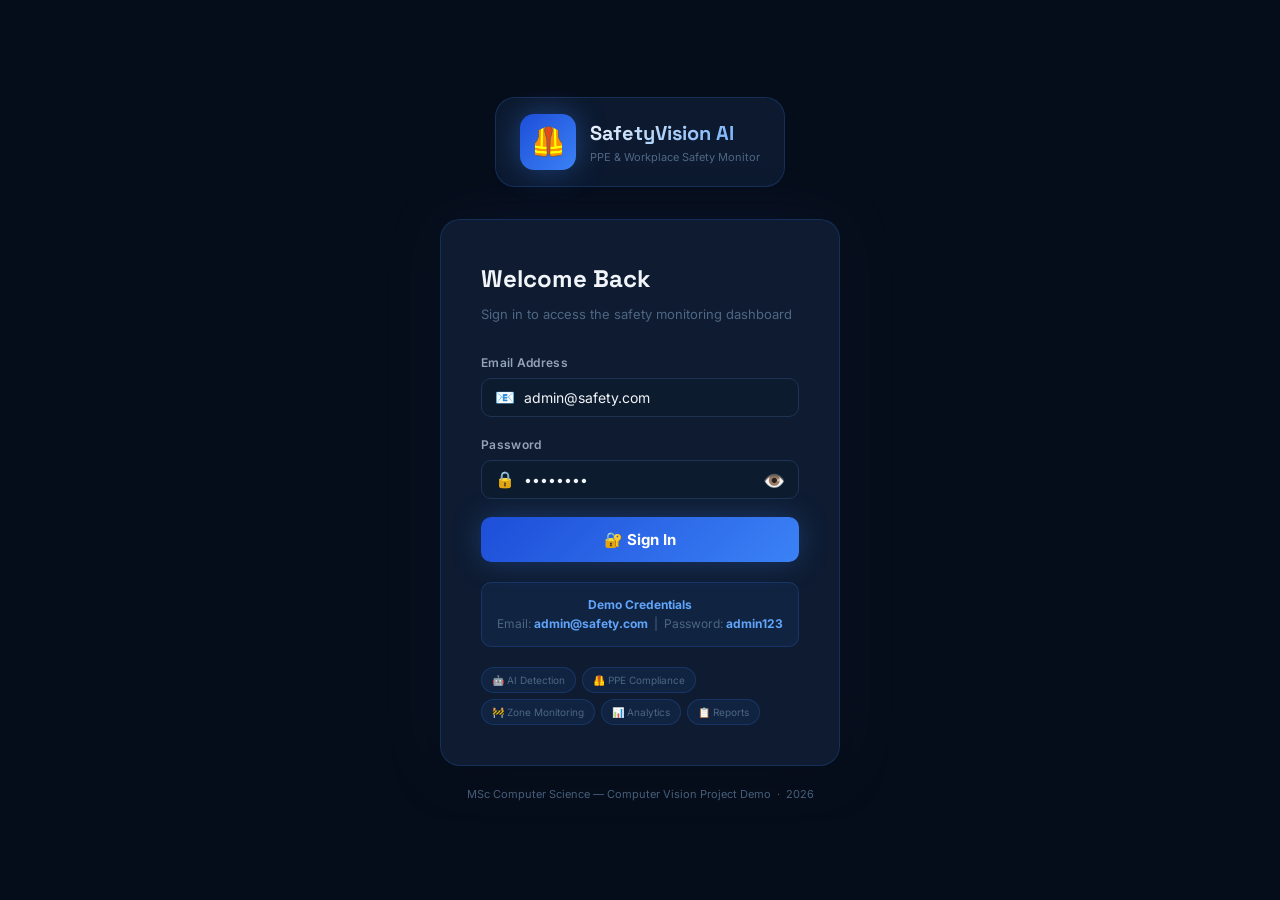
<file: frontend/index.html>
<!DOCTYPE html>
<html lang="en">
<head>
  <meta charset="UTF-8"/>
  <meta name="viewport" content="width=device-width, initial-scale=1.0"/>
  <title>Login — AI Workplace Safety & PPE Monitoring</title>
  <meta name="description" content="Secure login for the AI Workplace Safety and PPE Monitoring platform for construction and industrial sites."/>
  <link rel="stylesheet" href="css/styles.css"/>
  <style>
    .login-input-group { position: relative; }
    .login-input-group .input-icon {
      position: absolute; left: 14px; top: 50%; transform: translateY(-50%);
      font-size: 16px; pointer-events: none;
    }
    .login-input-group .form-input { padding-left: 42px; }
    .password-toggle {
      position: absolute; right: 14px; top: 50%; transform: translateY(-50%);
      background: none; border: none; color: var(--text-muted); cursor: pointer;
      font-size: 18px; transition: color var(--duration);
    }
    .password-toggle:hover { color: var(--text-primary); }
    .login-btn {
      width: 100%;
      padding: 13px;
      background: linear-gradient(135deg, #1d4ed8, #3b82f6);
      color: #fff;
      border: none;
      border-radius: var(--radius-md);
      font-size: 15px;
      font-weight: 700;
      font-family: inherit;
      cursor: pointer;
      transition: all var(--duration);
      box-shadow: 0 0 30px rgba(59,130,246,0.3);
      margin-top: 8px;
      display: flex; align-items: center; justify-content: center; gap: 8px;
    }
    .login-btn:hover { transform: translateY(-1px); box-shadow: 0 0 40px rgba(59,130,246,0.5); }
    .login-btn:active { transform: translateY(0); }
    .login-btn:disabled { opacity: 0.6; cursor: not-allowed; transform: none; }
    .particles {
      position: fixed; inset: 0; pointer-events: none; z-index: 0;
    }
    .particle {
      position: absolute;
      width: 2px; height: 2px;
      background: rgba(59, 130, 246, 0.6);
      border-radius: 50%;
      animation: float linear infinite;
    }
    @keyframes float {
      0%   { transform: translateY(100vh) scale(0); opacity: 0; }
      10%  { opacity: 1; }
      90%  { opacity: 1; }
      100% { transform: translateY(-20px) scale(1); opacity: 0; }
    }
    .feature-tags {
      display: flex; flex-wrap: wrap; gap: 6px; margin-top: 20px;
    }
    .feature-tag {
      padding: 4px 10px;
      background: rgba(59,130,246,0.08);
      border: 1px solid rgba(59,130,246,0.2);
      border-radius: var(--radius-full);
      font-size: 10px;
      color: var(--text-muted);
    }
  </style>
</head>
<body>
  <div class="particles" id="particles"></div>
  <div class="login-bg-grid"></div>
  <div class="login-bg-glow"></div>

  <div class="login-page">
    <div class="login-container">

      <!-- Logo -->
      <div style="text-align:center; margin-bottom: 32px;">
        <div style="display:inline-flex; align-items:center; gap:14px; padding: 16px 24px;
             background: rgba(17,32,56,0.7); border-radius:var(--radius-xl);
             border: 1px solid rgba(59,130,246,0.2);">
          <div style="width:56px;height:56px;background:linear-gradient(135deg,#1d4ed8,#3b82f6);
               border-radius:var(--radius-lg);display:flex;align-items:center;justify-content:center;
               font-size:28px;box-shadow:0 0 30px rgba(59,130,246,0.4);">🦺</div>
          <div style="text-align:left;">
            <div style="font-family:'Space Grotesk',sans-serif;font-size:20px;font-weight:800;
                 background:linear-gradient(135deg,#f1f5f9,#60a5fa);-webkit-background-clip:text;
                 -webkit-text-fill-color:transparent;">SafetyVision AI</div>
            <div style="font-size:11px;color:var(--text-muted);">PPE & Workplace Safety Monitor</div>
          </div>
        </div>
      </div>

      <!-- Card -->
      <div class="login-card">
        <h1 class="login-title">Welcome Back</h1>
        <p class="login-subtitle">Sign in to access the safety monitoring dashboard</p>

        <div class="login-error" id="login-error">
          ❌ Invalid email or password. Please try again.
        </div>

        <form id="login-form" autocomplete="off">
          <div class="form-group">
            <label class="form-label" for="email">Email Address</label>
            <div class="login-input-group">
              <span class="input-icon">📧</span>
              <input type="email" id="email" class="form-input"
                     placeholder="admin@safety.com"
                     value="admin@safety.com" required autocomplete="email"/>
            </div>
          </div>
          <div class="form-group">
            <label class="form-label" for="password">Password</label>
            <div class="login-input-group">
              <span class="input-icon">🔒</span>
              <input type="password" id="password" class="form-input"
                     placeholder="Enter your password"
                     value="admin123" required autocomplete="current-password"/>
              <button type="button" class="password-toggle" id="pw-toggle" title="Toggle password">👁️</button>
            </div>
          </div>

          <button type="submit" class="login-btn" id="login-btn">
            <span id="btn-text">🔐 Sign In</span>
            <span id="btn-spinner" class="loading-spinner" style="width:20px;height:20px;display:none;"></span>
          </button>
        </form>

        <div class="login-demo-creds">
          <strong>Demo Credentials</strong><br/>
          Email: <strong>admin@safety.com</strong> &nbsp;|&nbsp; Password: <strong>admin123</strong>
        </div>

        <div class="feature-tags">
          <span class="feature-tag">🤖 AI Detection</span>
          <span class="feature-tag">🦺 PPE Compliance</span>
          <span class="feature-tag">🚧 Zone Monitoring</span>
          <span class="feature-tag">📊 Analytics</span>
          <span class="feature-tag">📋 Reports</span>
        </div>
      </div>

      <p style="text-align:center;font-size:11px;color:var(--text-muted);margin-top:20px;">
        MSc Computer Science — Computer Vision Project Demo &nbsp;·&nbsp; 2026
      </p>
    </div>
  </div>

  <script src="js/app.js"></script>
  <script>
    // Redirect if already logged in
    if (getToken()) window.location.href = 'dashboard.html';

    // Floating particles
    const particleContainer = document.getElementById('particles');
    for (let i = 0; i < 20; i++) {
      const p = document.createElement('div');
      p.className = 'particle';
      p.style.left = Math.random() * 100 + 'vw';
      p.style.animationDuration = (8 + Math.random() * 12) + 's';
      p.style.animationDelay = (-Math.random() * 20) + 's';
      p.style.width = p.style.height = (1 + Math.random() * 3) + 'px';
      particleContainer.appendChild(p);
    }

    // Password toggle
    document.getElementById('pw-toggle').addEventListener('click', function() {
      const pw = document.getElementById('password');
      pw.type = pw.type === 'password' ? 'text' : 'password';
      this.textContent = pw.type === 'password' ? '👁️' : '🙈';
    });

    // Login form
    document.getElementById('login-form').addEventListener('submit', async (e) => {
      e.preventDefault();
      const btn = document.getElementById('login-btn');
      const btnText = document.getElementById('btn-text');
      const spinner = document.getElementById('btn-spinner');
      const errorEl = document.getElementById('login-error');

      btn.disabled = true;
      btnText.textContent = 'Signing in...';
      spinner.style.display = 'block';
      errorEl.style.display = 'none';

      const email = document.getElementById('email').value;
      const password = document.getElementById('password').value;

      try {
        const res = await fetch(`${API_BASE}/api/auth/login`, {
          method: 'POST',
          headers: { 'Content-Type': 'application/json' },
          body: JSON.stringify({ email, password }),
        });

        if (res.ok) {
          const data = await res.json();
          setToken(data.access_token);
          setUser(data.user);
          showToast('Welcome back!', `Logged in as ${data.user.full_name}`, 'success', 2000);
          setTimeout(() => window.location.href = 'dashboard.html', 500);
        } else {
          const err = await res.json().catch(() => ({}));
          errorEl.textContent = '❌ ' + (err.detail || 'Invalid credentials. Please try again.');
          errorEl.style.display = 'block';
        }
      } catch (err) {
        errorEl.textContent = '❌ Cannot connect to server. Make sure the backend is running on port 8000.';
        errorEl.style.display = 'block';
      } finally {
        btn.disabled = false;
        btnText.textContent = '🔐 Sign In';
        spinner.style.display = 'none';
      }
    });
  </script>
</body>
</html>
</file>
<file: frontend/css/styles.css>
/* ═══════════════════════════════════════════════════════
   AI Safety Monitor — Global Design System
   Dark industrial theme with glassmorphism accents
═══════════════════════════════════════════════════════ */

@import url('https://fonts.googleapis.com/css2?family=Inter:wght@300;400;500;600;700;800;900&family=Space+Grotesk:wght@400;500;600;700&display=swap');

/* ── CSS Custom Properties ─────────────────────────── */
:root {
  /* Backgrounds */
  --bg-base:       #060d1a;
  --bg-surface:    #0d1b2e;
  --bg-card:       #112038;
  --bg-card-hover: #162840;
  --bg-elevated:   #1a2e48;
  --bg-input:      #0d1b2e;

  /* Borders */
  --border:        #1e3453;
  --border-focus:  #3b82f6;
  --border-subtle: #152b46;

  /* Accent colors */
  --blue:          #3b82f6;
  --blue-light:    #60a5fa;
  --blue-glow:     rgba(59, 130, 246, 0.25);
  --indigo:        #6366f1;

  /* Semantic colors */
  --safe:          #22c55e;
  --safe-bg:       rgba(34, 197, 94, 0.12);
  --safe-border:   rgba(34, 197, 94, 0.30);
  --warning:       #f59e0b;
  --warning-bg:    rgba(245, 158, 11, 0.12);
  --warning-border:rgba(245, 158, 11, 0.30);
  --danger:        #ef4444;
  --danger-bg:     rgba(239, 68, 68, 0.12);
  --danger-border: rgba(239, 68, 68, 0.30);
  --critical:      #dc2626;
  --purple:        #a855f7;
  --purple-bg:     rgba(168, 85, 247, 0.12);
  --cyan:          #06b6d4;

  /* Text */
  --text-primary:   #f1f5f9;
  --text-secondary: #94a3b8;
  --text-muted:     #4e6784;
  --text-accent:    #60a5fa;

  /* Sidebar */
  --sidebar-w:     260px;
  --sidebar-bg:    #07111f;
  --sidebar-border:#111f33;

  /* Shadows */
  --shadow-sm:  0 2px 8px rgba(0,0,0,0.4);
  --shadow-md:  0 4px 20px rgba(0,0,0,0.5);
  --shadow-lg:  0 8px 40px rgba(0,0,0,0.6);
  --shadow-blue:0 0 30px rgba(59,130,246,0.15);

  /* Border radius */
  --radius-sm:  6px;
  --radius-md:  10px;
  --radius-lg:  14px;
  --radius-xl:  20px;
  --radius-full:9999px;

  /* Transitions */
  --ease:       cubic-bezier(0.4, 0, 0.2, 1);
  --duration:   200ms;
}

/* ── Reset ─────────────────────────────────────────── */
*, *::before, *::after { box-sizing: border-box; margin: 0; padding: 0; }
html { scroll-behavior: smooth; }
body {
  font-family: 'Inter', system-ui, sans-serif;
  font-size: 14px;
  line-height: 1.6;
  color: var(--text-primary);
  background: var(--bg-base);
  min-height: 100vh;
  -webkit-font-smoothing: antialiased;
}
a { color: var(--blue-light); text-decoration: none; }
a:hover { color: var(--blue); }
img, video { max-width: 100%; }
button { cursor: pointer; font-family: inherit; }
input, select, textarea { font-family: inherit; }

/* ── Scrollbar ─────────────────────────────────────── */
::-webkit-scrollbar { width: 6px; height: 6px; }
::-webkit-scrollbar-track { background: var(--bg-base); }
::-webkit-scrollbar-thumb { background: var(--border); border-radius: 3px; }
::-webkit-scrollbar-thumb:hover { background: var(--text-muted); }

/* ═══════════════════════════════════════════════════════
   APP LAYOUT
═══════════════════════════════════════════════════════ */

.app-layout {
  display: flex;
  min-height: 100vh;
}

/* ── Sidebar ───────────────────────────────────────── */
.sidebar {
  width: var(--sidebar-w);
  min-height: 100vh;
  background: var(--sidebar-bg);
  border-right: 1px solid var(--sidebar-border);
  display: flex;
  flex-direction: column;
  position: fixed;
  top: 0; left: 0;
  z-index: 100;
  transition: transform var(--duration) var(--ease);
}

.sidebar-logo {
  padding: 24px 20px 20px;
  border-bottom: 1px solid var(--sidebar-border);
  display: flex;
  align-items: center;
  gap: 12px;
}

.sidebar-logo .logo-icon {
  width: 40px; height: 40px;
  background: linear-gradient(135deg, #1d4ed8, #3b82f6);
  border-radius: var(--radius-md);
  display: flex; align-items: center; justify-content: center;
  font-size: 20px;
  flex-shrink: 0;
  box-shadow: 0 0 20px rgba(59,130,246,0.3);
}

.sidebar-logo .brand { line-height: 1.2; }
.sidebar-logo .brand-name {
  font-family: 'Space Grotesk', sans-serif;
  font-size: 13px;
  font-weight: 700;
  color: var(--text-primary);
  letter-spacing: 0.5px;
}
.sidebar-logo .brand-sub {
  font-size: 10px;
  color: var(--text-muted);
  letter-spacing: 0.3px;
}

/* Demo badge in sidebar */
.demo-badge-sidebar {
  margin: 12px 16px;
  padding: 6px 10px;
  background: rgba(245, 158, 11, 0.1);
  border: 1px solid rgba(245, 158, 11, 0.3);
  border-radius: var(--radius-sm);
  font-size: 10px;
  color: var(--warning);
  text-align: center;
  letter-spacing: 0.5px;
  font-weight: 600;
}

.sidebar-nav {
  flex: 1;
  padding: 12px 0;
  overflow-y: auto;
}

.nav-section-label {
  font-size: 10px;
  font-weight: 600;
  letter-spacing: 1px;
  color: var(--text-muted);
  text-transform: uppercase;
  padding: 16px 20px 6px;
}

.nav-item {
  display: flex;
  align-items: center;
  gap: 12px;
  padding: 10px 20px;
  color: var(--text-secondary);
  font-size: 13px;
  font-weight: 500;
  border-radius: 0;
  transition: all var(--duration) var(--ease);
  cursor: pointer;
  text-decoration: none;
  position: relative;
  margin: 1px 10px;
  border-radius: var(--radius-md);
}

.nav-item:hover {
  color: var(--text-primary);
  background: rgba(59, 130, 246, 0.08);
}

.nav-item.active {
  color: var(--blue-light);
  background: rgba(59, 130, 246, 0.15);
}
.nav-item.active::before {
  content: '';
  position: absolute;
  left: 0; top: 50%;
  transform: translateY(-50%);
  width: 3px; height: 20px;
  background: var(--blue);
  border-radius: 0 2px 2px 0;
  margin-left: -10px;
}

.nav-item .nav-icon {
  width: 20px; height: 20px;
  flex-shrink: 0;
  opacity: 0.7;
}
.nav-item.active .nav-icon,
.nav-item:hover .nav-icon { opacity: 1; }

.nav-item .nav-badge {
  margin-left: auto;
  padding: 2px 7px;
  background: var(--danger);
  color: #fff;
  border-radius: var(--radius-full);
  font-size: 10px;
  font-weight: 700;
  min-width: 20px;
  text-align: center;
}

.sidebar-footer {
  padding: 16px;
  border-top: 1px solid var(--sidebar-border);
}

.sidebar-user {
  display: flex;
  align-items: center;
  gap: 10px;
  padding: 10px 12px;
  border-radius: var(--radius-md);
  background: var(--bg-card);
  cursor: pointer;
  transition: background var(--duration);
}
.sidebar-user:hover { background: var(--bg-elevated); }

.user-avatar {
  width: 34px; height: 34px;
  border-radius: var(--radius-full);
  background: linear-gradient(135deg, #1d4ed8, #7c3aed);
  display: flex; align-items: center; justify-content: center;
  font-size: 14px;
  font-weight: 700;
  color: #fff;
  flex-shrink: 0;
}

.user-info .user-name {
  font-size: 12px;
  font-weight: 600;
  color: var(--text-primary);
}
.user-info .user-role {
  font-size: 10px;
  color: var(--text-muted);
}

/* ── Main Content ──────────────────────────────────── */
.main-content {
  flex: 1;
  margin-left: var(--sidebar-w);
  min-height: 100vh;
  display: flex;
  flex-direction: column;
}

/* ── Top Navbar ────────────────────────────────────── */
.topbar {
  position: sticky;
  top: 0;
  z-index: 50;
  height: 64px;
  background: rgba(6, 13, 26, 0.9);
  backdrop-filter: blur(12px);
  border-bottom: 1px solid var(--border-subtle);
  display: flex;
  align-items: center;
  padding: 0 28px;
  gap: 16px;
}

.topbar-left { flex: 1; }
.topbar-title {
  font-family: 'Space Grotesk', sans-serif;
  font-size: 18px;
  font-weight: 700;
  color: var(--text-primary);
}
.topbar-subtitle {
  font-size: 12px;
  color: var(--text-muted);
}

.topbar-right {
  display: flex;
  align-items: center;
  gap: 12px;
}

.topbar-btn {
  width: 38px; height: 38px;
  border-radius: var(--radius-md);
  background: var(--bg-card);
  border: 1px solid var(--border);
  color: var(--text-secondary);
  display: flex; align-items: center; justify-content: center;
  transition: all var(--duration);
  position: relative;
}
.topbar-btn:hover {
  background: var(--bg-elevated);
  color: var(--text-primary);
  border-color: var(--border-focus);
}
.topbar-btn .notif-dot {
  position: absolute;
  top: 6px; right: 6px;
  width: 8px; height: 8px;
  background: var(--danger);
  border-radius: var(--radius-full);
  border: 2px solid var(--bg-base);
}

.topbar-avatar {
  width: 38px; height: 38px;
  border-radius: var(--radius-full);
  background: linear-gradient(135deg, #1d4ed8, #7c3aed);
  display: flex; align-items: center; justify-content: center;
  font-size: 14px; font-weight: 700; color: #fff;
  cursor: pointer;
  border: 2px solid var(--border);
  transition: border-color var(--duration);
}
.topbar-avatar:hover { border-color: var(--blue); }

/* ── Page Content ──────────────────────────────────── */
.page-content {
  flex: 1;
  padding: 28px;
}

/* ═══════════════════════════════════════════════════════
   CARD COMPONENTS
═══════════════════════════════════════════════════════ */

.card {
  background: var(--bg-card);
  border: 1px solid var(--border);
  border-radius: var(--radius-lg);
  padding: 24px;
  transition: all var(--duration) var(--ease);
}
.card:hover { border-color: var(--border-focus); box-shadow: var(--shadow-blue); }

.card-sm { padding: 16px; }

.card-header {
  display: flex;
  align-items: center;
  justify-content: space-between;
  margin-bottom: 20px;
}
.card-title {
  font-size: 15px;
  font-weight: 600;
  color: var(--text-primary);
  display: flex; align-items: center; gap: 8px;
}
.card-subtitle { font-size: 12px; color: var(--text-muted); margin-top: 2px; }
.card-actions { display: flex; gap: 8px; }

/* ── KPI / Stat Cards ──────────────────────────────── */
.kpi-grid {
  display: grid;
  grid-template-columns: repeat(auto-fill, minmax(200px, 1fr));
  gap: 16px;
  margin-bottom: 24px;
}

.kpi-card {
  background: var(--bg-card);
  border: 1px solid var(--border);
  border-radius: var(--radius-lg);
  padding: 20px;
  position: relative;
  overflow: hidden;
  transition: all var(--duration) var(--ease);
}
.kpi-card::before {
  content: '';
  position: absolute;
  top: 0; left: 0; right: 0;
  height: 3px;
  background: linear-gradient(90deg, var(--kpi-color, var(--blue)), transparent);
}
.kpi-card:hover {
  transform: translateY(-2px);
  box-shadow: var(--shadow-md), 0 0 20px rgba(59,130,246,0.1);
  border-color: var(--border-focus);
}

.kpi-icon {
  width: 44px; height: 44px;
  border-radius: var(--radius-md);
  display: flex; align-items: center; justify-content: center;
  background: var(--kpi-bg, rgba(59,130,246,0.12));
  margin-bottom: 14px;
  font-size: 20px;
}

.kpi-value {
  font-family: 'Space Grotesk', sans-serif;
  font-size: 32px;
  font-weight: 700;
  color: var(--text-primary);
  line-height: 1;
  margin-bottom: 4px;
}
.kpi-label {
  font-size: 12px;
  color: var(--text-muted);
  font-weight: 500;
}
.kpi-trend {
  font-size: 11px;
  color: var(--safe);
  margin-top: 6px;
  display: flex; align-items: center; gap: 4px;
}
.kpi-trend.down { color: var(--danger); }

/* ── KPI Color Variants ────────────────────────────── */
.kpi-blue   { --kpi-color: var(--blue);    --kpi-bg: rgba(59,130,246,0.12); }
.kpi-green  { --kpi-color: var(--safe);    --kpi-bg: rgba(34,197,94,0.12); }
.kpi-red    { --kpi-color: var(--danger);  --kpi-bg: rgba(239,68,68,0.12); }
.kpi-orange { --kpi-color: var(--warning); --kpi-bg: rgba(245,158,11,0.12); }
.kpi-purple { --kpi-color: var(--purple);  --kpi-bg: rgba(168,85,247,0.12); }

/* ═══════════════════════════════════════════════════════
   CHARTS
═══════════════════════════════════════════════════════ */

.charts-grid {
  display: grid;
  grid-template-columns: repeat(2, 1fr);
  gap: 20px;
  margin-bottom: 24px;
}

.chart-container {
  position: relative;
  width: 100%;
}

/* Safety Score Ring */
.score-ring-container {
  display: flex;
  flex-direction: column;
  align-items: center;
  gap: 16px;
  padding: 20px 0;
}

.score-ring {
  position: relative;
  width: 160px;
  height: 160px;
}

.score-ring svg { width: 100%; height: 100%; transform: rotate(-90deg); }

.score-ring-track {
  fill: none;
  stroke: var(--border);
  stroke-width: 12;
}

.score-ring-fill {
  fill: none;
  stroke: var(--safe);
  stroke-width: 12;
  stroke-linecap: round;
  stroke-dasharray: 408;
  stroke-dashoffset: 408;
  transition: stroke-dashoffset 1.2s var(--ease);
  filter: drop-shadow(0 0 8px rgba(34,197,94,0.5));
}

.score-ring-text {
  position: absolute;
  inset: 0;
  display: flex;
  flex-direction: column;
  align-items: center;
  justify-content: center;
  text-align: center;
}

.score-number {
  font-family: 'Space Grotesk', sans-serif;
  font-size: 36px;
  font-weight: 800;
  color: var(--text-primary);
  line-height: 1;
}
.score-label { font-size: 11px; color: var(--text-muted); margin-top: 2px; }
.score-grade {
  font-size: 13px;
  font-weight: 600;
  margin-top: 8px;
  padding: 4px 16px;
  border-radius: var(--radius-full);
}
.grade-excellent { color: var(--safe); background: var(--safe-bg); border: 1px solid var(--safe-border); }
.grade-good      { color: #34d399; background: rgba(52,211,153,0.1); border: 1px solid rgba(52,211,153,0.3); }
.grade-warning   { color: var(--warning); background: var(--warning-bg); border: 1px solid var(--warning-border); }
.grade-critical  { color: var(--danger); background: var(--danger-bg); border: 1px solid var(--danger-border); }

/* ═══════════════════════════════════════════════════════
   BADGES & STATUS INDICATORS
═══════════════════════════════════════════════════════ */

.badge {
  display: inline-flex;
  align-items: center;
  gap: 5px;
  padding: 3px 10px;
  border-radius: var(--radius-full);
  font-size: 11px;
  font-weight: 600;
  letter-spacing: 0.3px;
  white-space: nowrap;
}

.badge-safe     { color: var(--safe);    background: var(--safe-bg);    border: 1px solid var(--safe-border); }
.badge-warning  { color: var(--warning); background: var(--warning-bg); border: 1px solid var(--warning-border); }
.badge-danger   { color: var(--danger);  background: var(--danger-bg);  border: 1px solid var(--danger-border); }
.badge-critical { color: #fca5a5;        background: rgba(220,38,38,.15); border: 1px solid rgba(220,38,38,.35); }
.badge-info     { color: var(--blue-light); background: var(--blue-glow); border: 1px solid rgba(59,130,246,0.3); }
.badge-neutral  { color: var(--text-secondary); background: rgba(255,255,255,.05); border: 1px solid var(--border); }
.badge-purple   { color: #c4b5fd; background: var(--purple-bg); border: 1px solid rgba(168,85,247,0.3); }

/* Severity badges */
.sev-low      { color: var(--safe);    background: var(--safe-bg);    border: 1px solid var(--safe-border); }
.sev-medium   { color: var(--warning); background: var(--warning-bg); border: 1px solid var(--warning-border); }
.sev-high     { color: #f97316;        background: rgba(249,115,22,.12); border: 1px solid rgba(249,115,22,.3); }
.sev-critical { color: var(--danger);  background: var(--danger-bg);  border: 1px solid var(--danger-border); }

/* Status badges */
.status-open         { color: var(--danger);    background: var(--danger-bg);    border: 1px solid var(--danger-border); }
.status-acknowledged { color: var(--warning);   background: var(--warning-bg);   border: 1px solid var(--warning-border); }
.status-resolved     { color: var(--safe);      background: var(--safe-bg);      border: 1px solid var(--safe-border); }

/* PPE check icons */
.ppe-ok   { color: var(--safe); }
.ppe-fail { color: var(--danger); }

/* ═══════════════════════════════════════════════════════
   BUTTONS
═══════════════════════════════════════════════════════ */

.btn {
  display: inline-flex;
  align-items: center;
  gap: 8px;
  padding: 8px 18px;
  border-radius: var(--radius-md);
  font-size: 13px;
  font-weight: 600;
  border: none;
  cursor: pointer;
  transition: all var(--duration) var(--ease);
  white-space: nowrap;
  text-decoration: none;
}
.btn:disabled { opacity: 0.5; cursor: not-allowed; }

.btn-primary {
  background: linear-gradient(135deg, #1d4ed8, var(--blue));
  color: #fff;
  box-shadow: 0 0 20px rgba(59,130,246,0.3);
}
.btn-primary:hover:not(:disabled) {
  background: linear-gradient(135deg, #1e40af, #2563eb);
  box-shadow: 0 0 30px rgba(59,130,246,0.5);
  transform: translateY(-1px);
}

.btn-secondary {
  background: var(--bg-elevated);
  color: var(--text-primary);
  border: 1px solid var(--border);
}
.btn-secondary:hover:not(:disabled) {
  background: var(--bg-card-hover);
  border-color: var(--border-focus);
}

.btn-success {
  background: linear-gradient(135deg, #15803d, var(--safe));
  color: #fff;
}
.btn-success:hover:not(:disabled) { filter: brightness(1.1); transform: translateY(-1px); }

.btn-danger {
  background: linear-gradient(135deg, #991b1b, var(--danger));
  color: #fff;
}
.btn-danger:hover:not(:disabled) { filter: brightness(1.1); }

.btn-warning {
  background: linear-gradient(135deg, #92400e, var(--warning));
  color: #fff;
}
.btn-warning:hover:not(:disabled) { filter: brightness(1.1); }

.btn-ghost {
  background: transparent;
  color: var(--text-secondary);
  border: 1px solid transparent;
}
.btn-ghost:hover { background: var(--bg-elevated); color: var(--text-primary); border-color: var(--border); }

.btn-sm { padding: 5px 12px; font-size: 12px; }
.btn-lg { padding: 12px 28px; font-size: 15px; }
.btn-icon { padding: 8px; }

/* ═══════════════════════════════════════════════════════
   FORMS
═══════════════════════════════════════════════════════ */

.form-group { margin-bottom: 18px; }
.form-label {
  display: block;
  font-size: 12px;
  font-weight: 600;
  color: var(--text-secondary);
  margin-bottom: 6px;
  letter-spacing: 0.3px;
}
.form-input, .form-select, .form-textarea {
  width: 100%;
  padding: 10px 14px;
  background: var(--bg-input);
  border: 1px solid var(--border);
  border-radius: var(--radius-md);
  color: var(--text-primary);
  font-size: 14px;
  transition: all var(--duration);
  outline: none;
}
.form-input:focus, .form-select:focus, .form-textarea:focus {
  border-color: var(--border-focus);
  box-shadow: 0 0 0 3px var(--blue-glow);
}
.form-input::placeholder { color: var(--text-muted); }
.form-select { cursor: pointer; appearance: none;
  background-image: url("data:image/svg+xml,%3Csvg xmlns='http://www.w3.org/2000/svg' viewBox='0 0 20 20' fill='%2394a3b8'%3E%3Cpath d='M5.23 7.21a.75.75 0 011.06.02L10 11.168l3.71-3.938a.75.75 0 111.08 1.04l-4.25 4.5a.75.75 0 01-1.08 0l-4.25-4.5a.75.75 0 01.02-1.06z'/%3E%3C/svg%3E");
  background-repeat: no-repeat;
  background-position: right 12px center;
  background-size: 16px;
  padding-right: 36px;
}
.form-select option { background: var(--bg-card); }

/* Toggle switch */
.toggle-switch {
  display: flex;
  align-items: center;
  justify-content: space-between;
  padding: 12px 0;
  border-bottom: 1px solid var(--border-subtle);
}
.toggle-switch:last-child { border-bottom: none; }
.toggle-label { font-size: 13px; color: var(--text-primary); font-weight: 500; }
.toggle-desc { font-size: 11px; color: var(--text-muted); margin-top: 2px; }

.toggle {
  position: relative;
  width: 44px; height: 24px;
  flex-shrink: 0;
}
.toggle input { opacity: 0; width: 0; height: 0; }
.toggle-slider {
  position: absolute;
  inset: 0;
  background: var(--border);
  border-radius: var(--radius-full);
  cursor: pointer;
  transition: background var(--duration);
}
.toggle-slider::before {
  content: '';
  position: absolute;
  width: 18px; height: 18px;
  left: 3px; top: 3px;
  background: #fff;
  border-radius: 50%;
  transition: transform var(--duration);
}
.toggle input:checked + .toggle-slider { background: var(--blue); }
.toggle input:checked + .toggle-slider::before { transform: translateX(20px); }

/* Range slider */
.range-input {
  width: 100%;
  appearance: none;
  height: 4px;
  border-radius: 2px;
  background: var(--border);
  outline: none;
}
.range-input::-webkit-slider-thumb {
  appearance: none;
  width: 18px; height: 18px;
  border-radius: 50%;
  background: var(--blue);
  cursor: pointer;
  box-shadow: 0 0 8px rgba(59,130,246,0.5);
}

/* ═══════════════════════════════════════════════════════
   TABLES
═══════════════════════════════════════════════════════ */

.table-container {
  overflow-x: auto;
  border-radius: var(--radius-lg);
  border: 1px solid var(--border);
}

.data-table {
  width: 100%;
  border-collapse: collapse;
  font-size: 13px;
}

.data-table thead tr {
  background: var(--bg-surface);
  border-bottom: 1px solid var(--border);
}

.data-table th {
  padding: 12px 16px;
  text-align: left;
  font-size: 11px;
  font-weight: 600;
  color: var(--text-muted);
  text-transform: uppercase;
  letter-spacing: 0.8px;
  white-space: nowrap;
}

.data-table td {
  padding: 13px 16px;
  border-bottom: 1px solid var(--border-subtle);
  color: var(--text-secondary);
  vertical-align: middle;
}

.data-table tbody tr:last-child td { border-bottom: none; }

.data-table tbody tr {
  transition: background var(--duration);
}
.data-table tbody tr:hover { background: rgba(59, 130, 246, 0.04); }

.table-id {
  font-family: 'Space Grotesk', monospace;
  font-weight: 600;
  color: var(--blue-light);
  font-size: 12px;
}

.table-worker { font-weight: 600; color: var(--text-primary); }
.table-time { font-size: 11px; color: var(--text-muted); }

/* ═══════════════════════════════════════════════════════
   WORKER CARDS
═══════════════════════════════════════════════════════ */

.workers-grid {
  display: grid;
  grid-template-columns: repeat(auto-fill, minmax(220px, 1fr));
  gap: 16px;
}

.worker-card {
  background: var(--bg-card);
  border: 1px solid var(--border);
  border-radius: var(--radius-lg);
  overflow: hidden;
  transition: all var(--duration) var(--ease);
}
.worker-card:hover { transform: translateY(-2px); box-shadow: var(--shadow-md); }

.worker-card.safe    { border-color: var(--safe-border); }
.worker-card.violation { border-color: var(--danger-border); }
.worker-card.zone    { border-color: var(--warning-border); }

.worker-card-header {
  padding: 14px 16px;
  display: flex;
  align-items: center;
  justify-content: space-between;
  border-bottom: 1px solid var(--border-subtle);
}

.worker-id {
  font-family: 'Space Grotesk', sans-serif;
  font-size: 14px;
  font-weight: 700;
  color: var(--text-primary);
}
.worker-conf {
  font-size: 10px;
  color: var(--text-muted);
}

.worker-ppe-list {
  padding: 12px 16px;
  display: flex;
  flex-direction: column;
  gap: 6px;
}

.ppe-row {
  display: flex;
  align-items: center;
  justify-content: space-between;
  font-size: 12px;
}

.ppe-name {
  display: flex;
  align-items: center;
  gap: 6px;
  color: var(--text-secondary);
}
.ppe-name .ppe-icon { font-size: 14px; }

.ppe-status-check { font-size: 15px; }

.worker-card-footer {
  padding: 10px 16px;
  background: var(--bg-surface);
  font-size: 12px;
  font-weight: 600;
  display: flex;
  align-items: center;
  gap: 6px;
}

.worker-zone {
  font-size: 10px;
  color: var(--text-muted);
  padding: 0 16px 10px;
}

/* ═══════════════════════════════════════════════════════
   DRAG & DROP UPLOAD ZONE
═══════════════════════════════════════════════════════ */

.upload-zone {
  border: 2px dashed var(--border);
  border-radius: var(--radius-xl);
  padding: 60px 40px;
  text-align: center;
  cursor: pointer;
  transition: all var(--duration) var(--ease);
  position: relative;
  background: rgba(59, 130, 246, 0.02);
}

.upload-zone:hover, .upload-zone.drag-over {
  border-color: var(--blue);
  background: var(--blue-glow);
  box-shadow: 0 0 40px rgba(59,130,246,0.1);
}

.upload-zone.drag-over { animation: pulse 1s infinite; }

@keyframes pulse {
  0%, 100% { box-shadow: 0 0 40px rgba(59,130,246,0.1); }
  50%       { box-shadow: 0 0 60px rgba(59,130,246,0.25); }
}

.upload-zone .upload-icon {
  font-size: 56px;
  margin-bottom: 16px;
  display: block;
  filter: drop-shadow(0 0 20px rgba(59,130,246,0.3));
}

.upload-zone h3 {
  font-size: 18px;
  font-weight: 700;
  color: var(--text-primary);
  margin-bottom: 8px;
}

.upload-zone p { font-size: 13px; color: var(--text-muted); margin-bottom: 20px; }

.upload-formats {
  display: flex;
  justify-content: center;
  gap: 8px;
  flex-wrap: wrap;
}

.format-tag {
  padding: 3px 10px;
  background: var(--bg-elevated);
  border: 1px solid var(--border);
  border-radius: var(--radius-full);
  font-size: 11px;
  color: var(--text-muted);
  font-weight: 600;
}

/* Progress bar */
.progress-bar {
  width: 100%;
  height: 6px;
  background: var(--border);
  border-radius: var(--radius-full);
  overflow: hidden;
  margin: 8px 0;
}
.progress-fill {
  height: 100%;
  border-radius: var(--radius-full);
  background: linear-gradient(90deg, #1d4ed8, var(--blue), #60a5fa);
  transition: width 0.3s var(--ease);
  position: relative;
  overflow: hidden;
}
.progress-fill::after {
  content: '';
  position: absolute;
  inset: 0;
  background: linear-gradient(90deg, transparent, rgba(255,255,255,0.3), transparent);
  animation: shimmer 1.5s infinite;
}
@keyframes shimmer {
  0%   { transform: translateX(-100%); }
  100% { transform: translateX(100%); }
}

/* ═══════════════════════════════════════════════════════
   MODALS
═══════════════════════════════════════════════════════ */

.modal-overlay {
  position: fixed;
  inset: 0;
  background: rgba(0, 0, 0, 0.7);
  backdrop-filter: blur(4px);
  z-index: 1000;
  display: flex;
  align-items: center;
  justify-content: center;
  padding: 20px;
  animation: fadeIn 0.15s ease;
}

@keyframes fadeIn { from { opacity: 0; } to { opacity: 1; } }

.modal {
  background: var(--bg-card);
  border: 1px solid var(--border);
  border-radius: var(--radius-xl);
  width: 100%;
  max-width: 520px;
  box-shadow: var(--shadow-lg);
  animation: slideUp 0.2s var(--ease);
}

@keyframes slideUp {
  from { transform: translateY(20px); opacity: 0; }
  to   { transform: translateY(0);    opacity: 1; }
}

.modal-header {
  padding: 20px 24px;
  border-bottom: 1px solid var(--border);
  display: flex;
  align-items: flex-start;
  justify-content: space-between;
  gap: 12px;
}

.modal-title {
  font-size: 16px;
  font-weight: 700;
  color: var(--text-primary);
}
.modal-subtitle { font-size: 12px; color: var(--text-muted); margin-top: 2px; }

.modal-close {
  width: 30px; height: 30px;
  border-radius: var(--radius-md);
  background: transparent;
  border: none;
  color: var(--text-muted);
  font-size: 18px;
  display: flex; align-items: center; justify-content: center;
  cursor: pointer;
  transition: all var(--duration);
  flex-shrink: 0;
}
.modal-close:hover { background: var(--bg-elevated); color: var(--text-primary); }

.modal-body { padding: 24px; }
.modal-footer {
  padding: 16px 24px;
  border-top: 1px solid var(--border);
  display: flex;
  justify-content: flex-end;
  gap: 10px;
}

/* Alert modal (violation detected) */
.alert-modal .modal-header { background: rgba(239,68,68,0.08); border-color: rgba(239,68,68,0.3); }
.alert-modal .modal-title { color: var(--danger); }

/* ═══════════════════════════════════════════════════════
   TOAST NOTIFICATIONS
═══════════════════════════════════════════════════════ */

.toast-container {
  position: fixed;
  bottom: 24px;
  right: 24px;
  z-index: 9999;
  display: flex;
  flex-direction: column;
  gap: 10px;
  max-width: 380px;
  pointer-events: none;
}

.toast {
  pointer-events: all;
  background: var(--bg-card);
  border: 1px solid var(--border);
  border-radius: var(--radius-lg);
  padding: 14px 18px;
  display: flex;
  align-items: flex-start;
  gap: 12px;
  box-shadow: var(--shadow-lg);
  animation: toastIn 0.3s var(--ease);
  position: relative;
  overflow: hidden;
}

@keyframes toastIn {
  from { transform: translateX(100%); opacity: 0; }
  to   { transform: translateX(0);   opacity: 1; }
}
.toast.removing {
  animation: toastOut 0.3s var(--ease) forwards;
}
@keyframes toastOut {
  from { transform: translateX(0); opacity: 1; }
  to   { transform: translateX(100%); opacity: 0; }
}

.toast::before {
  content: '';
  position: absolute;
  left: 0; top: 0; bottom: 0;
  width: 4px;
  background: var(--toast-color, var(--blue));
}

.toast-icon { font-size: 18px; flex-shrink: 0; margin-top: 1px; }
.toast-content { flex: 1; }
.toast-title { font-size: 13px; font-weight: 600; color: var(--text-primary); }
.toast-message { font-size: 12px; color: var(--text-muted); margin-top: 2px; }
.toast-close {
  background: none; border: none;
  color: var(--text-muted); cursor: pointer;
  font-size: 16px; padding: 0; flex-shrink: 0;
  transition: color var(--duration);
}
.toast-close:hover { color: var(--text-primary); }

.toast-success { --toast-color: var(--safe); }
.toast-error   { --toast-color: var(--danger); }
.toast-warning { --toast-color: var(--warning); }
.toast-info    { --toast-color: var(--blue); }

/* ═══════════════════════════════════════════════════════
   ANALYSIS / DETECTION RESULTS
═══════════════════════════════════════════════════════ */

.analysis-layout {
  display: grid;
  grid-template-columns: 1fr 380px;
  gap: 20px;
  align-items: start;
}

.annotated-image-container {
  position: relative;
  border-radius: var(--radius-lg);
  overflow: hidden;
  background: #000;
  border: 1px solid var(--border);
}

.annotated-image-container img {
  width: 100%;
  display: block;
}

.demo-badge-overlay {
  position: absolute;
  top: 12px;
  left: 12px;
  padding: 5px 12px;
  background: rgba(245, 158, 11, 0.9);
  color: #000;
  border-radius: var(--radius-full);
  font-size: 11px;
  font-weight: 700;
  letter-spacing: 0.5px;
  backdrop-filter: blur(4px);
}

.analysis-summary {
  display: flex;
  flex-direction: column;
  gap: 16px;
}

/* ═══════════════════════════════════════════════════════
   RESTRICTED ZONES CANVAS
═══════════════════════════════════════════════════════ */

.zones-canvas-wrap {
  position: relative;
  border-radius: var(--radius-lg);
  overflow: hidden;
  background: var(--bg-surface);
  border: 1px solid var(--border);
  cursor: crosshair;
}

.zones-canvas-wrap canvas {
  display: block;
  width: 100%;
}

.zone-list-item {
  display: flex;
  align-items: center;
  gap: 10px;
  padding: 12px 16px;
  border-radius: var(--radius-md);
  border: 1px solid var(--border);
  background: var(--bg-card);
  margin-bottom: 8px;
  transition: all var(--duration);
}
.zone-list-item:hover { border-color: var(--border-focus); }

.zone-color-dot {
  width: 12px; height: 12px;
  border-radius: 3px;
  flex-shrink: 0;
}

/* ═══════════════════════════════════════════════════════
   LOADING STATES
═══════════════════════════════════════════════════════ */

.loading-spinner {
  width: 24px; height: 24px;
  border: 3px solid var(--border);
  border-top-color: var(--blue);
  border-radius: 50%;
  animation: spin 0.7s linear infinite;
}

@keyframes spin { to { transform: rotate(360deg); } }

.loading-overlay {
  position: fixed;
  inset: 0;
  background: rgba(6, 13, 26, 0.8);
  backdrop-filter: blur(4px);
  z-index: 500;
  display: flex;
  flex-direction: column;
  align-items: center;
  justify-content: center;
  gap: 16px;
}

.loading-overlay .loading-text {
  font-size: 14px;
  color: var(--text-secondary);
}

.skeleton {
  background: linear-gradient(90deg, var(--bg-card) 25%, var(--bg-elevated) 50%, var(--bg-card) 75%);
  background-size: 200% 100%;
  animation: skeleton-shimmer 1.5s infinite;
  border-radius: var(--radius-md);
}
@keyframes skeleton-shimmer {
  from { background-position: 200% 0; }
  to   { background-position: -200% 0; }
}

/* ═══════════════════════════════════════════════════════
   EMPTY STATES
═══════════════════════════════════════════════════════ */

.empty-state {
  display: flex;
  flex-direction: column;
  align-items: center;
  justify-content: center;
  padding: 60px 20px;
  text-align: center;
}

.empty-state .empty-icon { font-size: 56px; margin-bottom: 16px; opacity: 0.5; }
.empty-state h3 { font-size: 16px; font-weight: 600; color: var(--text-secondary); margin-bottom: 6px; }
.empty-state p { font-size: 13px; color: var(--text-muted); max-width: 280px; }

/* ═══════════════════════════════════════════════════════
   FILTERS BAR
═══════════════════════════════════════════════════════ */

.filters-bar {
  display: flex;
  gap: 12px;
  flex-wrap: wrap;
  align-items: center;
  padding: 16px 20px;
  background: var(--bg-surface);
  border-bottom: 1px solid var(--border);
}

.filter-select {
  padding: 7px 30px 7px 12px;
  background: var(--bg-card);
  border: 1px solid var(--border);
  border-radius: var(--radius-md);
  color: var(--text-secondary);
  font-size: 12px;
  cursor: pointer;
  appearance: none;
  background-image: url("data:image/svg+xml,%3Csvg xmlns='http://www.w3.org/2000/svg' viewBox='0 0 20 20' fill='%2394a3b8'%3E%3Cpath d='M5.23 7.21a.75.75 0 011.06.02L10 11.168l3.71-3.938a.75.75 0 111.08 1.04l-4.25 4.5a.75.75 0 01-1.08 0l-4.25-4.5a.75.75 0 01.02-1.06z'/%3E%3C/svg%3E");
  background-repeat: no-repeat;
  background-position: right 8px center;
  background-size: 14px;
  transition: border-color var(--duration);
  font-family: inherit;
  outline: none;
}
.filter-select:focus { border-color: var(--border-focus); }

.filter-input {
  padding: 7px 12px;
  background: var(--bg-card);
  border: 1px solid var(--border);
  border-radius: var(--radius-md);
  color: var(--text-primary);
  font-size: 12px;
  transition: border-color var(--duration);
  font-family: inherit;
  outline: none;
}
.filter-input:focus { border-color: var(--border-focus); }
.filter-input::placeholder { color: var(--text-muted); }

.filters-bar .spacer { flex: 1; }

/* ═══════════════════════════════════════════════════════
   LOGIN PAGE
═══════════════════════════════════════════════════════ */

.login-page {
  min-height: 100vh;
  background: var(--bg-base);
  display: flex;
  align-items: center;
  justify-content: center;
  position: relative;
  overflow: hidden;
}

.login-bg-grid {
  position: absolute;
  inset: 0;
  background-image:
    linear-gradient(rgba(59, 130, 246, 0.05) 1px, transparent 1px),
    linear-gradient(90deg, rgba(59, 130, 246, 0.05) 1px, transparent 1px);
  background-size: 60px 60px;
  pointer-events: none;
}

.login-bg-glow {
  position: absolute;
  inset: 0;
  background:
    radial-gradient(ellipse 80% 50% at 20% 60%, rgba(59, 130, 246, 0.08) 0%, transparent 60%),
    radial-gradient(ellipse 50% 80% at 80% 20%, rgba(168, 85, 247, 0.06) 0%, transparent 60%);
  pointer-events: none;
}

.login-container {
  width: 100%;
  max-width: 440px;
  padding: 20px;
  z-index: 1;
}

.login-card {
  background: rgba(17, 32, 56, 0.8);
  backdrop-filter: blur(20px);
  border: 1px solid rgba(59, 130, 246, 0.2);
  border-radius: var(--radius-xl);
  padding: 40px;
  box-shadow: 0 0 60px rgba(59, 130, 246, 0.1), var(--shadow-lg);
}

.login-logo {
  display: flex;
  align-items: center;
  gap: 14px;
  margin-bottom: 32px;
}

.login-logo .logo-icon-lg {
  width: 56px; height: 56px;
  background: linear-gradient(135deg, #1d4ed8, #3b82f6);
  border-radius: var(--radius-lg);
  display: flex; align-items: center; justify-content: center;
  font-size: 28px;
  box-shadow: 0 0 30px rgba(59,130,246,0.4);
}

.login-logo h1 {
  font-family: 'Space Grotesk', sans-serif;
  font-size: 18px;
  font-weight: 800;
  color: var(--text-primary);
  line-height: 1.2;
}
.login-logo p {
  font-size: 11px;
  color: var(--text-muted);
  margin-top: 2px;
}

.login-title {
  font-family: 'Space Grotesk', sans-serif;
  font-size: 24px;
  font-weight: 700;
  color: var(--text-primary);
  margin-bottom: 6px;
}
.login-subtitle { font-size: 13px; color: var(--text-muted); margin-bottom: 28px; }

.login-error {
  background: var(--danger-bg);
  border: 1px solid var(--danger-border);
  color: var(--danger);
  padding: 10px 14px;
  border-radius: var(--radius-md);
  font-size: 13px;
  margin-bottom: 16px;
  display: none;
}

.login-demo-creds {
  margin-top: 20px;
  padding: 12px 14px;
  background: rgba(59, 130, 246, 0.08);
  border: 1px solid rgba(59, 130, 246, 0.2);
  border-radius: var(--radius-md);
  font-size: 12px;
  color: var(--text-muted);
  text-align: center;
}
.login-demo-creds strong { color: var(--blue-light); }

/* ═══════════════════════════════════════════════════════
   UTILITIES
═══════════════════════════════════════════════════════ */

.flex         { display: flex; }
.flex-col     { flex-direction: column; }
.items-center { align-items: center; }
.items-start  { align-items: flex-start; }
.justify-between { justify-content: space-between; }
.justify-end  { justify-content: flex-end; }
.gap-2        { gap: 8px; }
.gap-3        { gap: 12px; }
.gap-4        { gap: 16px; }
.gap-6        { gap: 24px; }
.flex-1       { flex: 1; }
.w-full       { width: 100%; }
.text-center  { text-align: center; }
.text-right   { text-align: right; }
.mt-1 { margin-top: 4px; }
.mt-2 { margin-top: 8px; }
.mt-4 { margin-top: 16px; }
.mt-6 { margin-top: 24px; }
.mb-2 { margin-bottom: 8px; }
.mb-4 { margin-bottom: 16px; }
.mb-6 { margin-bottom: 24px; }
.p-4  { padding: 16px; }
.hidden { display: none !important; }
.text-sm  { font-size: 12px; }
.text-xs  { font-size: 11px; }
.text-muted { color: var(--text-muted); }
.text-secondary { color: var(--text-secondary); }
.text-primary { color: var(--text-primary); }
.text-safe    { color: var(--safe); }
.text-danger  { color: var(--danger); }
.text-warning { color: var(--warning); }
.text-blue    { color: var(--blue-light); }
.font-bold    { font-weight: 700; }
.font-semibold { font-weight: 600; }
.font-mono    { font-family: 'Space Grotesk', monospace; }
.divider {
  height: 1px;
  background: var(--border-subtle);
  margin: 16px 0;
}

/* ═══════════════════════════════════════════════════════
   RESPONSIVE
═══════════════════════════════════════════════════════ */

@media (max-width: 1024px) {
  .charts-grid { grid-template-columns: 1fr; }
  .analysis-layout { grid-template-columns: 1fr; }
}

@media (max-width: 768px) {
  :root { --sidebar-w: 0px; }
  .sidebar { transform: translateX(-260px); width: 260px; }
  .sidebar.open { transform: translateX(0); box-shadow: var(--shadow-lg); }
  .main-content { margin-left: 0; }
  .kpi-grid { grid-template-columns: repeat(2, 1fr); }
  .page-content { padding: 16px; }
  .topbar { padding: 0 16px; }
  .workers-grid { grid-template-columns: 1fr 1fr; }
}

@media (max-width: 480px) {
  .kpi-grid { grid-template-columns: 1fr; }
  .workers-grid { grid-template-columns: 1fr; }
  .login-card { padding: 28px 20px; }
}

/* Mobile sidebar toggle button */
.sidebar-toggle {
  display: none;
  width: 38px; height: 38px;
  border-radius: var(--radius-md);
  background: var(--bg-card);
  border: 1px solid var(--border);
  color: var(--text-secondary);
  align-items: center; justify-content: center;
  cursor: pointer;
  font-size: 18px;
  transition: all var(--duration);
}
@media (max-width: 768px) {
  .sidebar-toggle { display: flex; }
}
</file>
